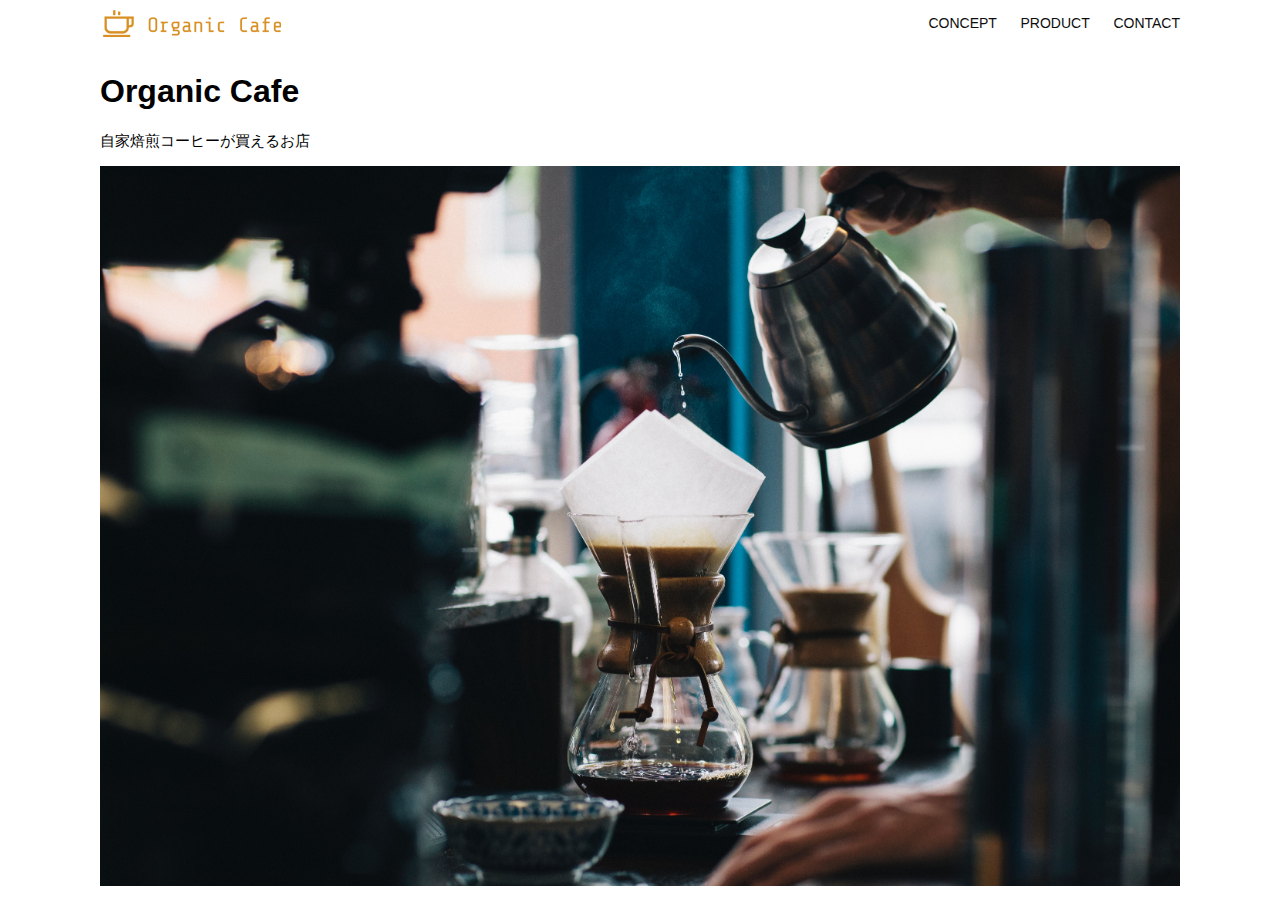
<file: kadai_013/index.html>
<!DOCTYPE html>
<html>
  <head>
    <title>Organic Cafe</title>
    <meta charset="UTF-8" />
    <meta
      name="description"
      content="自家焙煎のコーヒーがお家で楽しめるOrganic Cafe"
    />
    <meta name="viewport" content="width=device-width, initial-scale=1.0" />
    <link rel="stylesheet" href="style.css" />
  </head>
  <body>
    <!-- ヘッダー -->
    <header>
      <!-- ロゴ -->
      <a href="index.html" id="logo"
        ><img src="images/logo.png" alt="トップページに戻る"
      /></a>

      <!-- PC用ナビゲーション -->
      <nav id="nav-pc">
        <a href="index.html#concept">CONCEPT</a>
        <a href="index.html#product">PRODUCT</a>
        <a href="index.html#contact">CONTACT</a>
      </nav>

      <!-- スマホ用メニューボタン -->
      <img id="menu-sp" src="images/button-menu.png" alt="ナビゲーションを開く"
        onclick="document.getElementById('nav-sp').style.display = 'block'">

      <!-- スマホ用ナビゲーション -->
      <nav id="nav-sp">
        <img id="close" src="images/button-close.png" alt="ナビゲーションを閉じる"
        onclick="document.getElementById('nav-sp').style.display = 'none'">
        <a id="logo-sp" href="index.html" onclick="document.getElementById('nav-sp').style.display = 'none'">
        <img src="images/logo-sp.png" alt="トップページに戻る"></a>
        <a class="menu" href="index.html#concept"
        onclick="document.getElementById('nav-sp').style.display = 'none'">CONCEPT</a>
        <a class="menu" href="index.html#product"
        onclick="document.getElementById('nav-sp').style.display = 'none'">PRODUCT</a>
        <a class="menu" href="index.html#contact"
        onclick="document.getElementById('nav-sp').style.display = 'none'">CONTACT</a>

    </header>
    <main>
      <article>
        <!-- メインビジュアル -->
        <section id="main-visual">
          <div id="main-message">
            <h1>Organic Cafe</h1>
            <p>自家焙煎コーヒーが買えるお店</p>
          </div>
          <img
            src="images/main-image.jpg"
            alt="コーヒーをハンドドリップで淹れる画像"
          />
        </section>
      </article>
    </main>
  </body>
</html>
</file>
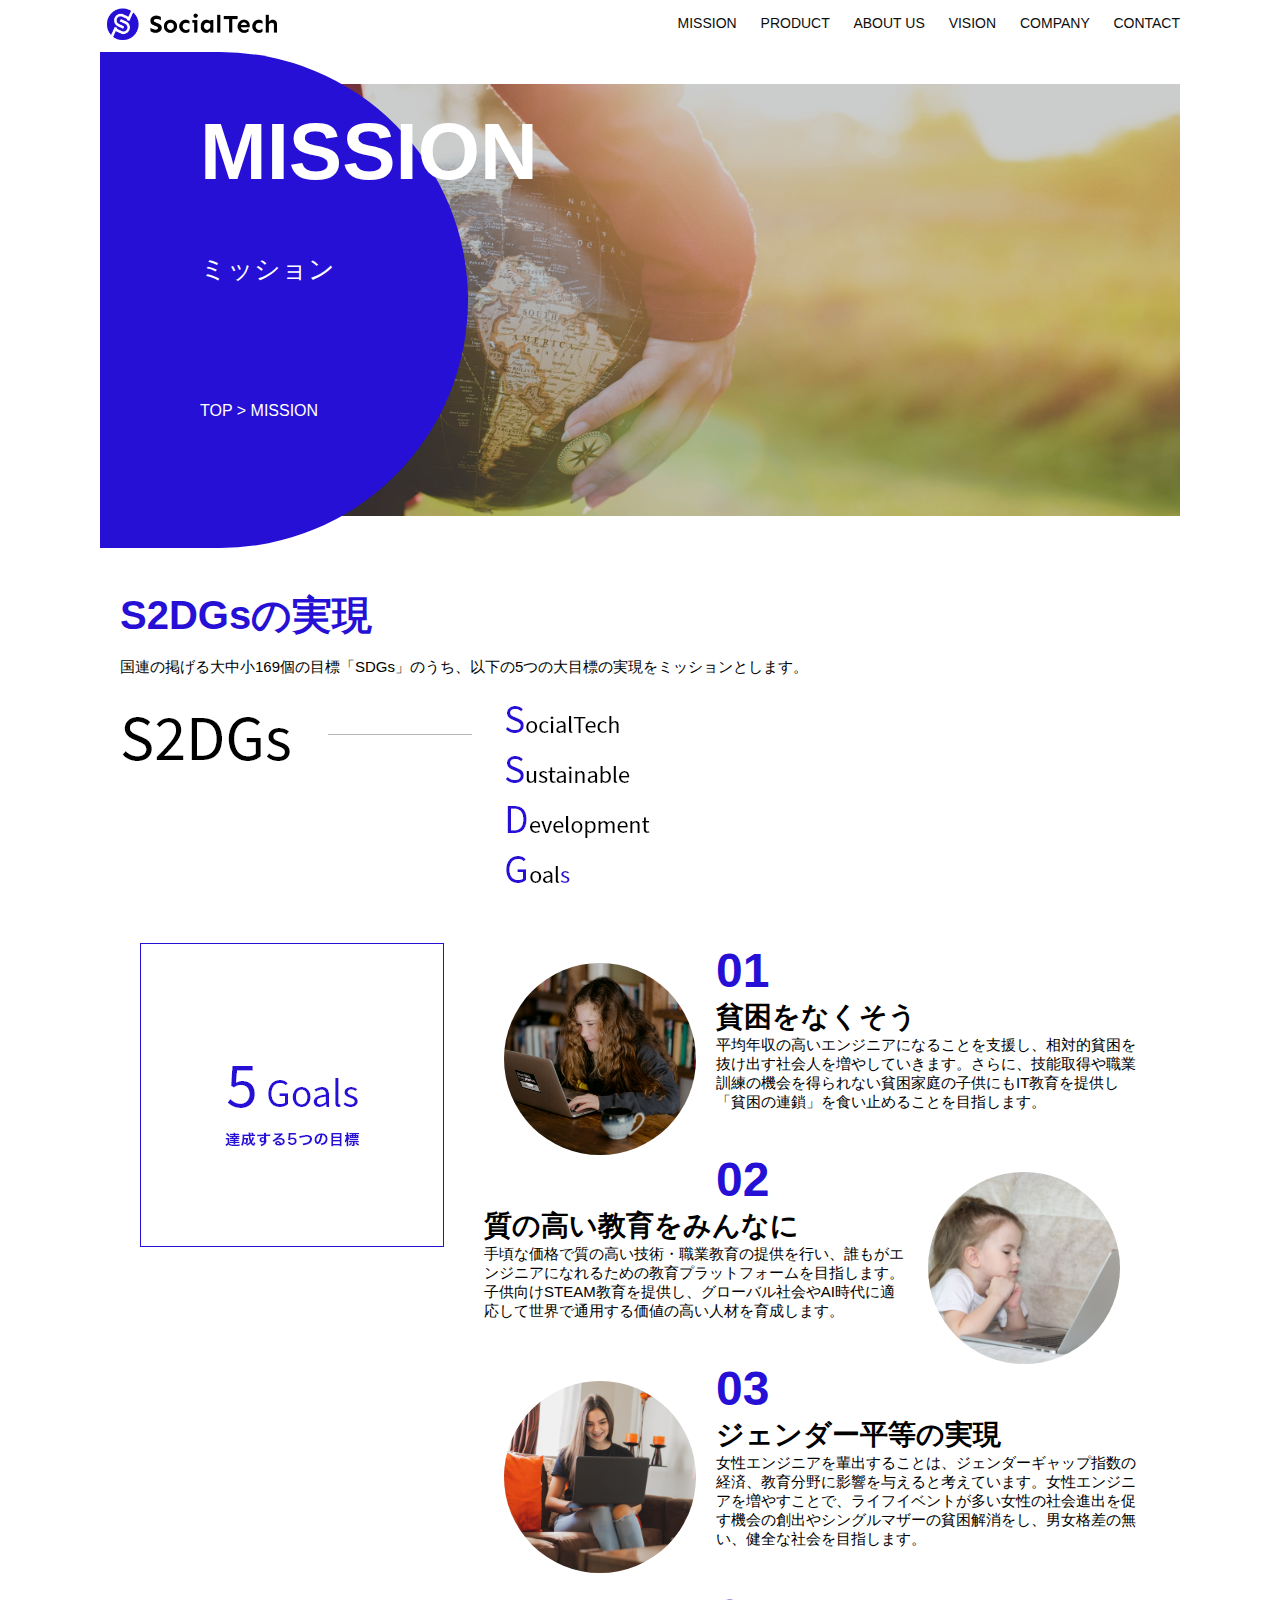
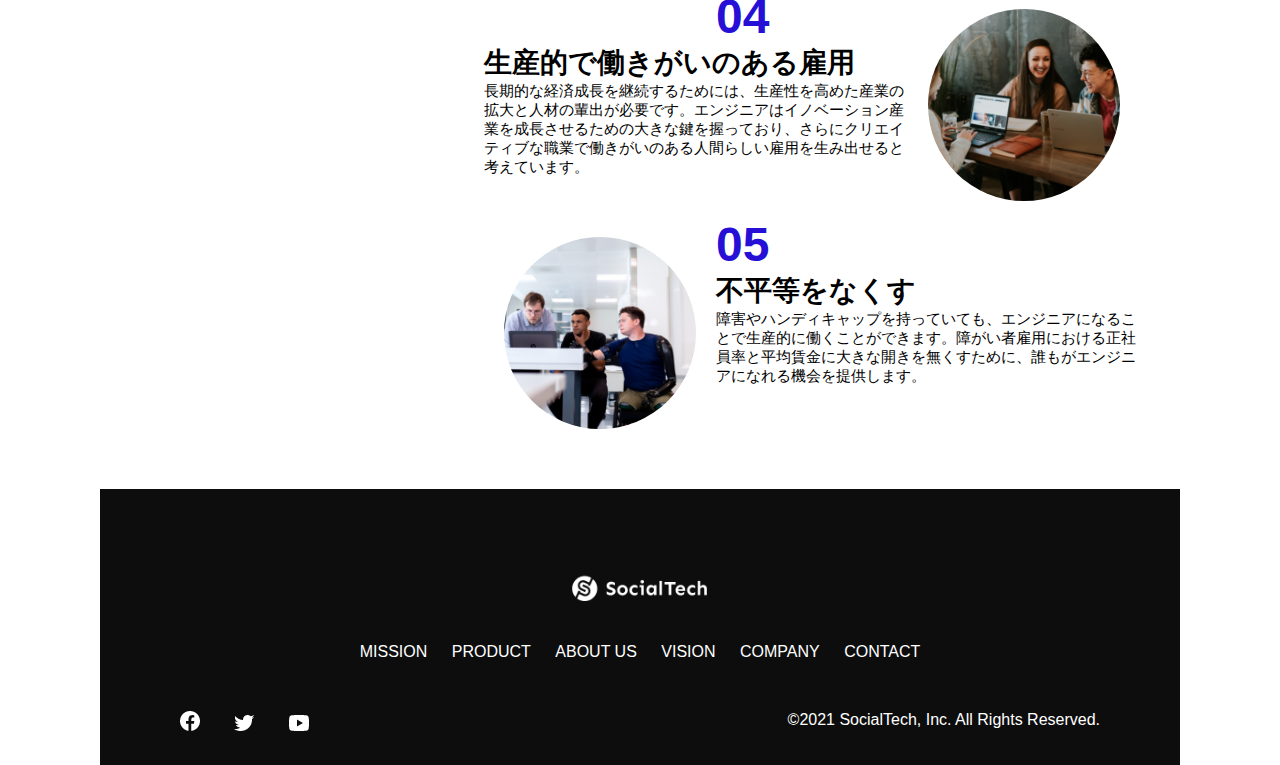
<file: html-css-advanced-demo/mission.html>
<!DOCTYPE html>
<html>

<head>
    <title>SocialTech - MISSON ミッション -</title>
    <meta charset="utf-8">
    <meta name="description" content="SocialTechが目指す5つの目標（S2DGs）を紹介します">
    <meta name="viewport" content="width=device-width, initial-scale=1.0">
    <link rel="stylesheet" href="style.css">
</head>

<body>
    <!-- ヘッダー -->
    <header>
        <!-- ロゴ -->
        <a href="index.html" id="logo"><img src="images/logo.png" alt="トップページに戻る"></a>

        <!-- PC用ナビゲーション -->
        <nav id="nav-pc">
            <a href="mission.html">MISSION</a>
            <a href="product.html">PRODUCT</a>
            <a href="index.html#aboutus">ABOUT US</a>
            <a href="index.html#vision">VISION</a>
            <a href="index.html#company">COMPANY</a>
            <a href="index.html#contact">CONTACT</a>
        </nav>

        <!-- スマホ用メニューボタン -->
        <img id="menu-sp" src="images/button-menu.png" alt="ナビゲーションを開く"
            onclick="document.getElementById('nav-sp').style.display = 'block'">

        <!-- スマホ用ナビゲーション -->
        <nav id="nav-sp">
            <img id="close" src="images/button-close.png" alt="ナビゲーションを閉じる"
                onclick="document.getElementById('nav-sp').style.display = 'none'">
            <a id="logo-sp" href="index.html" onclick="document.getElementById('nav-sp').style.display = 'none'"><img
                    src="images/logo-sp.png" alt="トップページに戻る"></a>
            <a class="menu" href="mission.html"
                onclick="document.getElementById('nav-sp').style.display = 'none'">MISSION</a>
            <a class="menu" href="product.html"
                onclick="document.getElementById('nav-sp').style.display = 'none'">PRODUCT</a>
            <a class="menu" href="index.html#aboutus"
                onclick="document.getElementById('nav-sp').style.display = 'none'">ABOUT US</a>
            <a class="menu" href="index.html#vision"
                onclick="document.getElementById('nav-sp').style.display = 'none'">VISION</a>
            <a class="menu" href="index.html#company"
                onclick="document.getElementById('nav-sp').style.display = 'none'">COMPANY</a>
            <a class="menu" href="index.html#contact"
                onclick="document.getElementById('nav-sp').style.display = 'none'">CONTACT</a>
            <div id="sns">
                <a href="https://www.facebook.com/sejuku2013"><img src="images/button-facebook.png"
                        alt="Facebookのリンク"></a>
                <a href="https://twitter.com/samuraijuku"><img src="images/button-twitter.png" alt="Twitterのリンク"></a>
                <a href="https://www.youtube.com/channel/UCCFOQO5aDK0xXam4cUQXT8g"><img src="images/button-youtube.png"
                        alt="YouTubeのリンク"></a>
            </div>
        </nav>
    </header>
    <main>
        <article>
            <section id="mission-main">
                <div id="mission-title">
                    <h1>MISSION</h1>
                    <span>ミッション</span>
                    <div>TOP > MISSION</div>
                </div>
            </section>
            <section id="mission-s2dgs">
                <h2 class="mission-h2">S2DGsの実現</h2>
                <p>国連の掲げる大中小169個の目標「SDGs」のうち、以下の5つの大目標の実現をミッションとします。</p>
                <img src="images/mission/mission-s2dgs.png" alt="S2DGs">
            </section>
            <section id="mission-5goals">
                <div>
                    <img id="s2dgs-image" src="images/mission/mission-5goals.png" alt="5Goals">
                </div>
                <div>
                    <div>
                        <img class="fivegoals-image-left" src="images/mission/mission-5goals01.png" alt="PCを操作する女の子">
                        <span class="fivegoals-number">01</span>
                        <h3 class="fivegoals-h3">貧困をなくそう</h3>
                        <p class="fivegoals-p">
                            平均年収の高いエンジニアになることを支援し、相対的貧困を抜け出す社会人を増やしていきます。さらに、技能取得や職業訓練の機会を得られない貧困家庭の子供にもIT教育を提供し「貧困の連鎖」を食い止めることを目指します。
                        </p>
                    </div>
                    <div>
                        <img class="fivegoals-image-right" src="images/mission/mission-5goals02.png"
                            alt="PCを見つめる小さい女の子">
                        <span class="fivegoals-number">02</span>
                        <h3 class="fivegoals-h3">質の高い教育をみんなに</h3>
                        <p class="fivegoals-p">
                            手頃な価格で質の高い技術・職業教育の提供を行い、誰もがエンジニアになれるための教育プラットフォームを目指します。子供向けSTEAM教育を提供し、グローバル社会やAI時代に適応して世界で通用する価値の高い人材を育成します。
                        </p>
                    </div>
                    <div>
                        <img class="fivegoals-image-left" src="images/mission/mission-5goals03.png" alt="PCを操作する女性">

                        <span class="fivegoals-number">03</span>
                        <h3 class="fivegoals-h3">ジェンダー平等の実現</h3>
                        <p class="fivegoals-p">
                            女性エンジニアを輩出することは、ジェンダーギャップ指数の経済、教育分野に影響を与えると考えています。女性エンジニアを増やすことで、ライフイベントが多い女性の社会進出を促す機会の創出やシングルマザーの貧困解消をし、男女格差の無い、健全な社会を目指します。
                        </p>
                    </div>
                    <div>
                        <img class="fivegoals-image-right" src="images/mission/mission-5goals04.png" alt="笑顔で話し合う3人の男女">
                        <span class="fivegoals-number">04</span>
                        <h3 class="fivegoals-h3">生産的で働きがいのある雇用</h3>
                        <p class="fivegoals-p">
                            長期的な経済成長を継続するためには、生産性を高めた産業の拡大と人材の輩出が必要です。エンジニアはイノベーション産業を成長させるための大きな鍵を握っており、さらにクリエイティブな職業で働きがいのある人間らしい雇用を生み出せると考えています。
                        </p>
                    </div>
                    <div>
                        <img class="fivegoals-image-left" src="images/mission/mission-5goals05.png"
                            alt="障害を持つ男性が生き生きと働く様子">
                        <span class="fivegoals-number">05</span>
                        <h3 class="fivegoals-h3">不平等をなくす</h3>
                        <p class="fivegoals-p">
                            障害やハンディキャップを持っていても、エンジニアになることで生産的に働くことができます。障がい者雇用における正社員率と平均賃金に大きな開きを無くすために、誰もがエンジニアになれる機会を提供します。
                        </p>
                    </div>
                </div>
            </section>
        </article>
        <footer>
            <div id="footer-logo">
                <img src="images/logo-sp.png" alt="SocialTech">
            </div>
            <div id="footer-link">
                <a href="mission.html">MISSION</a>
                <a href="product.html">PRODUCT</a>
                <a href="index.html#aboutus">ABOUT US</a>
                <a href="index.html#vision">VISION</a>
                <a href="index.html#company">COMPANY</a>
                <a href="index.html#contact">CONTACT</a>
            </div>
            <div id="sns-footer">
                <a href="https://www.facebook.com/sejuku2013"><img src="images/button-facebook.png"
                        alt="Facebookのリンク"></a>
                <a href="https://twitter.com/samuraijuku"><img src="images/button-twitter.png" alt="Twitterのリンク"></a>
                <a href="https://www.youtube.com/channel/UCCFOQO5aDK0xXam4cUQXT8g"><img src="images/button-youtube.png"
                        alt="YouTubeのリンク"></a>
                <span id="copyright">&copy;2021 SocialTech, Inc. All Rights Reserved. </span>
            </div>
        </footer>
    </main>
</body>

</html>
</file>
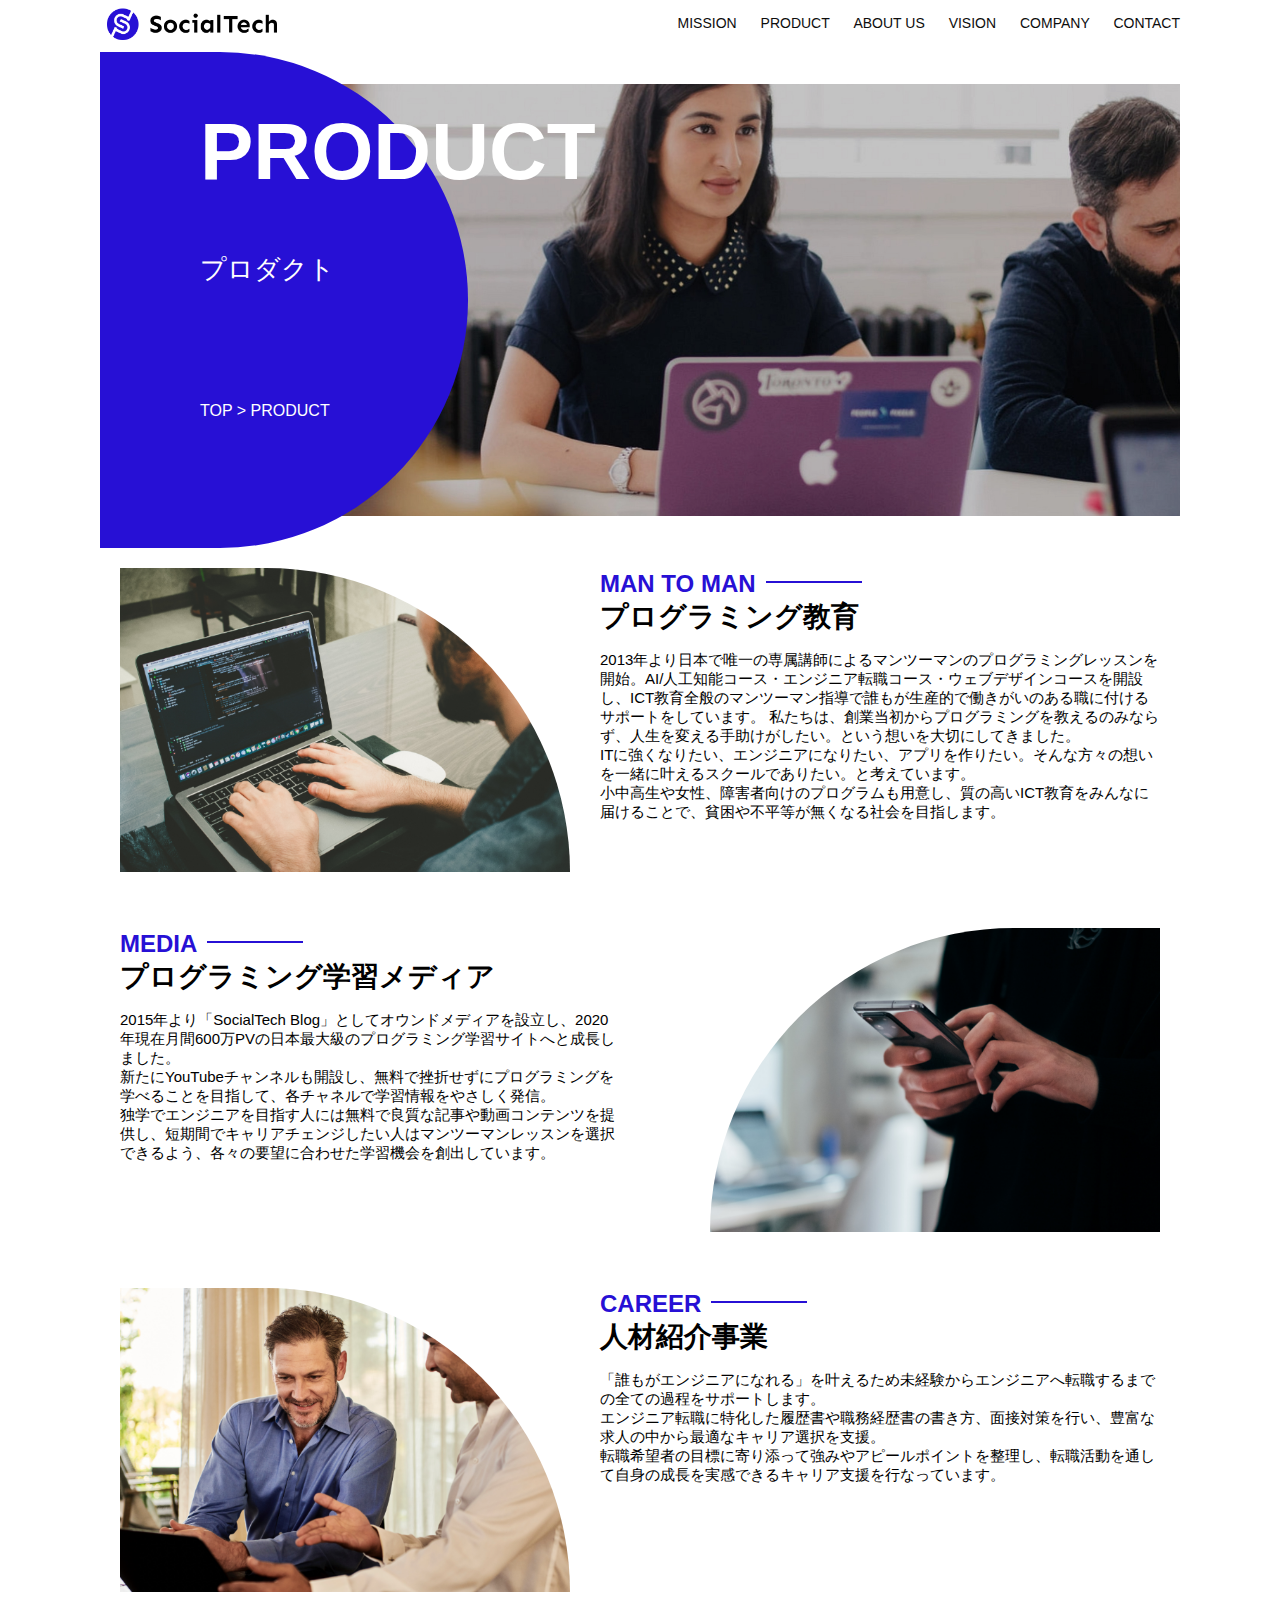
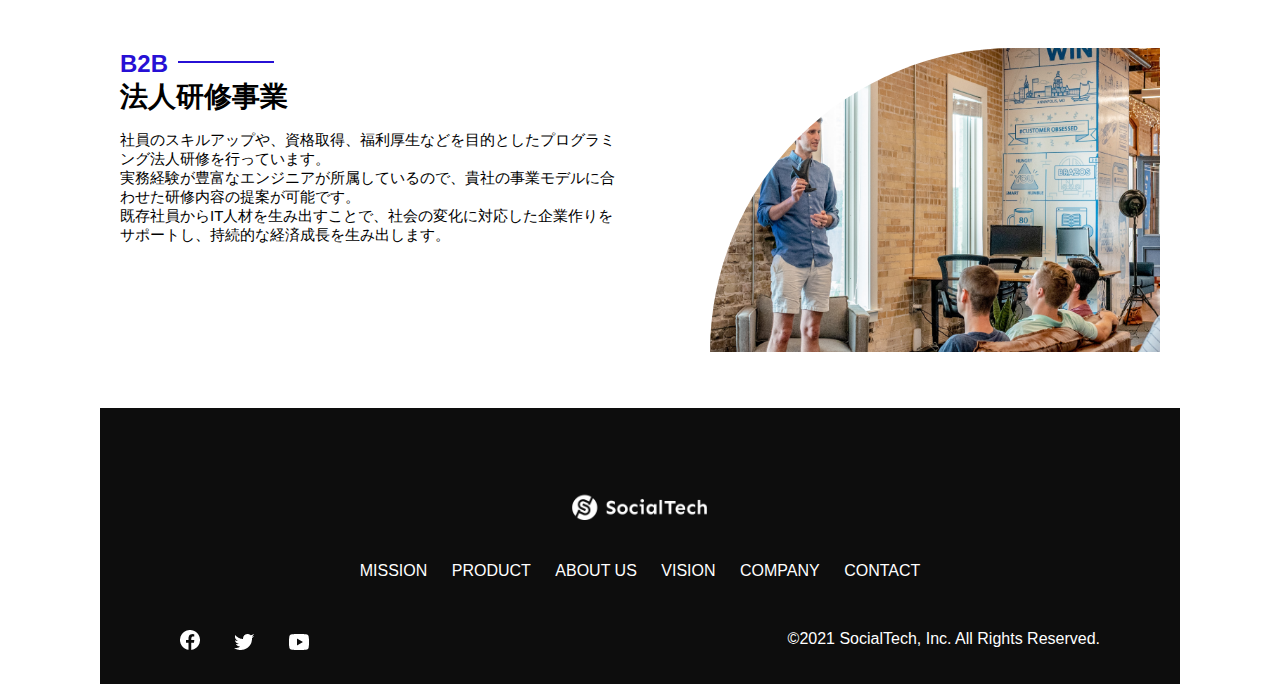
<file: html-css-advanced-demo/product.html>
<!DOCTYPE html>
<html>

<head>
    <title>SocialTech -PRODUCT プロダクト- </title>
    <meta charset="utf-8">
    <meta name="description" content="SocialTechの4つのプロダクトを紹介します">
    <meta name="viewport" content="width=device-width, initial-scale=1.0">
    <link rel="stylesheet" href="style.css">
</head>

<body>
    <!-- ヘッダー -->
    <header>
        <!-- ロゴ -->
        <a href="index.html" id="logo"><img src="images/logo.png" alt="トップページに戻る"></a>

        <!-- PC用ナビゲーション -->
        <nav id="nav-pc">
            <a href="mission.html">MISSION</a>
            <a href="product.html">PRODUCT</a>
            <a href="index.html#aboutus">ABOUT US</a>
            <a href="index.html#vision">VISION</a>
            <a href="index.html#company">COMPANY</a>
            <a href="index.html#contact">CONTACT</a>
        </nav>

        <!-- スマホ用メニューボタン -->
        <img id="menu-sp" src="images/button-menu.png" alt="ナビゲーションを開く"
            onclick="document.getElementById('nav-sp').style.display = 'block'">

        <!-- スマホ用ナビゲーション -->
        <nav id="nav-sp">
            <img id="close" src="images/button-close.png" alt="ナビゲーションを閉じる"
                onclick="document.getElementById('nav-sp').style.display = 'none'">
            <a id="logo-sp" href="index.html" onclick="document.getElementById('nav-sp').style.display = 'none'"><img
                    src="images/logo-sp.png" alt="トップページに戻る"></a>
            <a class="menu" href="mission.html"
                onclick="document.getElementById('nav-sp').style.display = 'none'">MISSION</a>
            <a class="menu" href="product.html"
                onclick="document.getElementById('nav-sp').style.display = 'none'">PRODUCT</a>
            <a class="menu" href="index.html#aboutus"
                onclick="document.getElementById('nav-sp').style.display = 'none'">ABOUT US</a>
            <a class="menu" href="index.html#vision"
                onclick="document.getElementById('nav-sp').style.display = 'none'">VISION</a>
            <a class="menu" href="index.html#company"
                onclick="document.getElementById('nav-sp').style.display = 'none'">COMPANY</a>
            <a class="menu" href="index.html#contact"
                onclick="document.getElementById('nav-sp').style.display = 'none'">CONTACT</a>
            <div id="sns">
                <a href="https://www.facebook.com/sejuku2013"><img src="images/button-facebook.png"
                        alt="Facebookのリンク"></a>
                <a href="https://twitter.com/samuraijuku"><img src="images/button-twitter.png" alt="Twitterのリンク"></a>
                <a href="https://www.youtube.com/channel/UCCFOQO5aDK0xXam4cUQXT8g"><img src="images/button-youtube.png"
                        alt="YouTubeのリンク"></a>
            </div>
        </nav>
    </header>
    <main>
        <article>
            <section id="product-main">
                <div id="product-title">
                    <h1>PRODUCT</h1>
                    <span>プロダクト</span>
                    <div>TOP > PRODUCT</div>
                </div>
            </section>
            <section class="product-section1">
                <img src="images/product/product-mantoman.png" alt="PCでコードを書く男性">
                <div>
                    <h2 class="product-h2">MAN TO MAN</h2>
                    <h3 class="product-h3">プログラミング教育</h3>
                    <p>2013年より日本で唯一の専属講師によるマンツーマンのプログラミングレッスンを開始。AI/人工知能コース・エンジニア転職コース・ウェブデザインコースを開設し、ICT教育全般のマンツーマン指導で誰もが生産的で働きがいのある職に付けるサポートをしています。
                        私たちは、創業当初からプログラミングを教えるのみならず、人生を変える手助けがしたい。という想いを大切にしてきました。<br>ITに強くなりたい、エンジニアになりたい、アプリを作りたい。そんな方々の想いを一緒に叶えるスクールでありたい。と考えています。<br>小中高生や女性、障害者向けのプログラムも用意し、質の高いICT教育をみんなに届けることで、貧困や不平等が無くなる社会を目指します。
                    </p>
                </div>
            </section>
            <section class="product-section2">
                <div>
                    <h2 class="product-h2">MEDIA</h2>
                    <h3 class="product-h3">プログラミング学習メディア</h3>
                    <p>2015年より「SocialTech
                        Blog」としてオウンドメディアを設立し、2020年現在月間600万PVの日本最大級のプログラミング学習サイトへと成長しました。<br>新たにYouTubeチャンネルも開設し、無料で挫折せずにプログラミングを学べることを目指して、各チャネルで学習情報をやさしく発信。<br>独学でエンジニアを目指す人には無料で良質な記事や動画コンテンツを提供し、短期間でキャリアチェンジしたい人はマンツーマンレッスンを選択できるよう、各々の要望に合わせた学習機会を創出しています。
                    </p>
                </div>
                <img src="images/product/product-media.png" alt="スマートフォンを操作する人">
            </section>
            <section class="product-section1">
                <img src="images/product/product-career.png" alt="笑顔で話し合う2人の男性">
                <div>
                    <h2 class="product-h2">CAREER</h2>
                    <h3 class="product-h3">人材紹介事業</h3>
                    <p>「誰もがエンジニアになれる」を叶えるため未経験からエンジニアへ転職するまでの全ての過程をサポートします。<br>エンジニア転職に特化した履歴書や職務経歴書の書き方、面接対策を行い、豊富な求人の中から最適なキャリア選択を支援。<br>転職希望者の目標に寄り添って強みやアピールポイントを整理し、転職活動を通して自身の成長を実感できるキャリア支援を行なっています。<br>
                    </p>
                </div>
            </section>
            <section class="product-section2">
                <div>
                    <h2 class="product-h2">B2B</h2>
                    <h3 class="product-h3">法人研修事業</h3>
                    <p>社員のスキルアップや、資格取得、福利厚生などを目的としたプログラミング法人研修を行っています。<br>実務経験が豊富なエンジニアが所属しているので、貴社の事業モデルに合わせた研修内容の提案が可能です。<br>既存社員からIT人材を生み出すことで、社会の変化に対応した企業作りをサポートし、持続的な経済成長を生み出します。
                    </p>
                </div>
                <img src="images/product/product-b2b.png" alt="講演中の男性とそれを聴く人々">
            </section>
        </article>
        <footer>
            <div id="footer-logo">
                <img src="images/logo-sp.png" alt="SocialTech">
            </div>
            <div id="footer-link">
                <a href="mission.html">MISSION</a>
                <a href="product.html">PRODUCT</a>
                <a href="index.html#aboutus">ABOUT US</a>
                <a href="index.html#vision">VISION</a>
                <a href="index.html#company">COMPANY</a>
                <a href="index.html#contact">CONTACT</a>
            </div>
            <div id="sns-footer">
                <a href="https://www.facebook.com/sejuku2013"><img src="images/button-facebook.png"
                        alt="Facebookのリンク"></a>
                <a href="https://twitter.com/samuraijuku"><img src="images/button-twitter.png" alt="Twitterのリンク"></a>
                <a href="https://www.youtube.com/channel/UCCFOQO5aDK0xXam4cUQXT8g"><img src="images/button-youtube.png"
                        alt="YouTubeのリンク"></a>
                <span id="copyright">&copy;2021 SocialTech, Inc. All Rights Reserved. </span>
            </div>
        </footer>
    </main>
</body>

</html>
</file>
<file: kadai_013/style.css>
/* PC、スマホ共通スタイル */
body {
  font-family: "Source Sans Pro", "Hiragino Kaku Gothic ProN", Meiryo, Arial,
    sans-serif;
}

p {
  font-size: 15px;
}

#main-visual>img {
  width: 100%;
}

/*================
PC用のスタイル 
=================*/
@media screen and (min-width: 768px) {
  /* 横幅設定 */
  body {
    max-width: 1080px;
    min-width: 960px;
    margin: 0 auto 0 auto;
  }

  /* ヘッダー */
  header {
    display: flex;
    justify-content: space-between;
  }

  /* ナビゲーションのレイアウト */
  #nav-pc {
    text-align: right;
    font-size: 14px;
    padding-top: 15px;
  }

  /* ナビゲーションのリンクの装飾設定 */
  #nav-pc>a {
    text-decoration: none;
    margin-left: 20px;
  }

  #nav-pc>a:link {
    color: #0d0d0d;
  }

  #nav-pc>a:visited {
    color: #0d0d0d;
  }

  #nav-pc>a:hover {
    color: #0d0d0d;
    text-decoration: underline;
  }

  #nav-pc>a:active {
    color: #0d0d0d;
  }

  #menu-sp{
    display: none;
  }

  #nav-sp{
    display: none;
  }
}

/*====================
 スマートフォン用のスタイル
=====================*/
@media screen and (max-width: 767px){
  body{
    min-width: 375px;
    margin: 0;
  }

  #nav-pc{
    display: none;
  }

  #menu-sp{
    float: right;
    padding: 0;
  }

  #nav-sp{
    background-color: #ce933e;
    position: absolute;
    left: 0;
    top: 0;
    height: 100%;
    width: 100%;
    display: none;
    z-index: 100;
  }

  #close{
    position: absolute;
    top: 20px;
    right: 20px;
  }

  #logo-sp{
    margin: 80px 0 30px 20px;
  }

  #nav-sp > a{
    display: block;
  }

  #nav-sp > a:link{
    color: #ffffff;
  }

  #nav-sp > a:visited{
    color: #ffffff;
  }

  #nav-sp > a:hover{
    color: #ffffff;
    text-decoration: underline;
  }

  #nav-sp > a:active{
    color: #ffffff;
  }

  #nav-sp > .menu{
    text-decoration: none;
    display: block;
    margin: auto 20px;
    height: 44px;
    font-size: 16px;
    background-image: url(images/arrow.png);
    background-repeat: no-repeat;
    background-position: right top;
  }

  
}
</file>
<file: html-css-advanced-demo/style.css>
/* PC、スマホ共通スタイル */
body {
    font-family: "Source Sans Pro", "Hiragino Kaku Gothic ProN", Meiryo, Arial,
        sans-serif;
}

p {
    font-size: 15px;
}

.arrow-right {
    color: #2710d5;
}

#submit {
    margin-top: 50px;
}

/*================
 PC用のスタイル
=================*/
@media screen and (min-width: 768px) {
    /* 横幅設定 */
    body {
        max-width: 1080px;
        min-width: 900px;
        margin: 0 auto 0 auto;
    }

    /* ヘッダー */
    header {
        display: flex;
        justify-content: space-between;
    }

    /* ナビゲーションのレイアウト */
    #nav-pc {
        font-size: 14px;
        padding-top: 15px;
    }

    /* ナビゲーションのリンクの装飾設定 */
    #nav-pc > a {
        text-decoration: none;
        margin-left: 20px;
    }
    #nav-pc > a:link {
        color: #0d0d0d;
    }
    #nav-pc > a:visited {
        color: #0d0d0d;
    }
    #nav-pc > a:hover {
        color: #0d0d0d;
        text-decoration: underline;
    }
    #nav-pc > a:active {
        color: #0d0d0d;
    }

    /* スマホ用ナビを非表示 */
    #nav-sp,
    #menu-sp {
        display: none;
    }

    /* メインビジュアル*/
    #main-visual {
        position: relative;
        height: 400px;
    }
    #main-message {
        position: absolute;
        top: 0;
        left: 0;
        background-color: #2710d5;
        color: #ffffff;
        border-radius: 0 0 476px 0;
        max-width: 620px;
        height: 100%;
        width: 100%;
        z-index: 11;
    }
    #main-message > h1 {
        font-size: 60px;
        font-weight: bold;
        margin: 100px 0 0 50px;
    }

    #main-message > p {
        font-size: 28px;
        margin: 0 0 0 50px;
    }
    #main-visual > img {
        max-width: 620px;
        border-radius: 476px 0 0 0;
        position: absolute;
        top: 0;
        right: 0;
        z-index: 10;
    }

    /*見出し*/
    h2 {
        margin: 40px 0 0 0;
    }

    h2::after {
        content: url("images/line.png");
        margin-left: 10px;
    }

    h3 {
        font-size: 27px;
    }

    /* ミッション */
    #mission {
        margin: 80px auto 80px auto;
        width: 100%;
    }

    #mission-flex {
        width: 100%;
        display: flex;
    }

    #mission-flex > div {
        width: 50%;
        margin: 20px;
    }

    #mission-photo {
        width: 100%;
    }

    #s2dgs {
        margin-top: 50px;
        width: 100%;
    }

    /* プロダクト */
    #product {
        background-color: #fafafa;
        margin: 80px 0 80px 0;
        padding: 10px 40px 0px 40px;
    }

    /* 外枠 */
    #product > div {
        margin-top: 40px;
        display: flex;
    }

    /* 左のカラム */
    #product-left {
        width: 50%;
        margin-right: 20px;
    }

    /* 右のカラム */
    #product-right {
        width: 50%;
        margin-left: 20px;
        margin-top: 80px;
    }

    /* 写真＋説明の枠 */
    #product-left > div {
        position: relative;
        height: 480px;
        margin-right: 20px;
    }
    #product-right > div {
        position: relative;
        height: 480px;
        margin-left: 20px;
    }

    /* 写真*/
    .product-photo {
        width: 100%;
    }

    /* 説明文の枠 */
    .product-explain {
        background-color: #ffffff;
        position: absolute;
        left: 0;
        top: 280px;
        margin: 0 40px 0 40px;
        padding: 20px;
        box-shadow: 5px 5px 10px rgba(0, 0, 0, 0.05);
    }

    /* 説明文の英語 */
    .product-explain > span {
        color: #2710d5;
        font-weight: bold;
        font-size: 16px;
        margin: 0px;
    }

    /* 説明文の見出し */
    .product-explain > h3 {
        font-size: 20px;
        margin: 5px 0 5px 0;
    }

    /* 説明文 */
    .product-explain > p {
        font-size: 14px;
        margin: 0;
    }

    /* もっと見るボタン */
    #product-more {
        margin: 0 auto -42px auto;
    }

    /* ABOUT US */
    #aboutus {
        margin: 80px auto 80px auto;
    }

    /* ３つの組織文化と写真を入れる枠 */
    #aboutus > div {
        display: flex;
    }

    /* 写真 */
    .culture-img {
        width: 100%;
        align-self: flex-start;
    }

    .culture-img2 {
        margin-top: 50px;
        width: 100%;
    }

    /* 3つの組織文化の表 */
    .culture-table {
        margin-right: 50px;
    }

    /* 番号 */
    .culture-num {
        font-size: 80px;
        color: #2710d5;
        margin: 0 20px 0 0;
    }

    /* 組織文化英語 */
    .culture-en {
        color: #2710d5;
        font-weight: bold;
        font-size: 24px;
        display: block;
    }

    /* 組織文化日本語 */
    .culture-jp {
        font-size: 28px;
        font-weight: bold;
    }

    /* 説明文 */
    .culture-description {
        margin: 0;
    }

    /* ビジョン */
    #vision {
        margin: 80px auto 80px auto;
    }

    /* セクション内の外枠*/
    #vision > div {
        width: 100%;
        display: flex;
        justify-content: space-between;
        flex-wrap: wrap;
    }

    /*7つの行動指針の枠*/
    .vision-box {
        width: 300px;
        height: 300px;
        margin-bottom: 30px;
        position: relative;
    }

    .vision-box > img {
        width: 100%;
        height: auto;
        position: absolute;
        top: 0;
        left: 0;
        z-index: 30;
    }

    .vision-box > span {
        position: absolute;
        top: 0;
        left: 0;
        z-index: 31;
        margin-right: 20px;
    }

    .vision-box > span > h4 {
        color: #2710d5;
        font-size: 19px;
        margin: 80px 0 0 0;
    }

    .vision-box > span > h4::first-letter {
        font-size: 40px;
    }

    .vision-box > span > h5 {
        font-size: 20px;
        margin: 0 0 0 0;
    }

    .vision-box > span > p {
        margin: 10px 0 0 0;
    }

    /*会社概要*/
    #company {
        margin: 80px auto 80px auto;
    }

    #company-table {
        width: 100%;
    }

    .tableheader {
        text-align: left;
        padding: 20px;
        border-bottom-color: #2710d5;
        border-bottom-width: 1px;
        border-bottom-style: solid;
        width: 100px;
    }

    .tableheader-first {
        text-align: left;
        padding: 20px;
        border-bottom-color: #2710d5;
        border-bottom-width: 1px;
        border-bottom-style: solid;
        border-top-color: #2710d5;
        border-top-width: 1px;
        border-top-style: solid;
        width: 100px;
    }

    .cell {
        padding: 30px;
        border-bottom-color: #ececec;
        border-bottom-width: 1px;
        border-bottom-style: solid;
    }
    .cell-first {
        padding: 30px;
        border-bottom-color: #ececec;
        border-bottom-width: 1px;
        border-bottom-style: solid;
        border-top-color: #ececec;
        border-top-width: 1px;
        border-top-style: solid;
    }

    #company > iframe {
        width: 100%;
        height: 368px;
        margin-top: 40px;
    }

    /* お問い合わせ */
    #contact {
        margin: 80px auto 80px auto;
    }

    /* 外枠 */
    #contact > form > div {
        display: flex;
        flex-direction: row;
        flex-wrap: wrap;
        padding-bottom: 30px;
    }

    /* 左列　見出し */
    .contact-heading {
        width: 240px;
        align-self: center;
    }
    /* 見出しのラベル */
    .contact-label {
        font-weight: bold;
    }
    /* 必須 */
    .contact-span {
        color: #ce2222;
        margin: 0 0 0 20px;
        font-weight: bold;
    }
    /* テキストボックス */
    .contact-textbox {
        border-top: 0px;
        border-left: 0px;
        border-right: 0px;
        border-bottom-width: 1px;
        border-bottom-color: #707070;
        border-style: solid;
        background-color: #fafafa;
        height: 56px;
        width: 400px;
    }

    /* お問い合わせ内容のテキストエリア */
    .contact-textarea {
        border-top: 0px;
        border-left: 0px;
        border-right: 0px;
        border-bottom-width: 1px;
        border-bottom-color: #707070;
        background-color: #fafafa;
        width: 400px;
        height: 200px;
    }

    /* 個人情報の取り扱い */
    details {
        width: 700px;
    }
    details > div {
        background-color: #fafafa;
        padding: 20px;
    }

    details > div > span {
        font-weight: bold;
    }

    /* フッター */
    footer {
        background-color: #0d0d0d;
        text-align: center;
        padding: 80px 80px 30px 80px;
    }

    #footer-logo {
        margin-bottom: 30px;
    }

    #footer-link {
        margin-bottom: 50px;
    }
    #footer-link > a {
        text-decoration: none;
        margin: 10px;
    }
    #footer-link > a:link {
        color: #ffffff;
    }
    #footer-link > a:visited {
        color: #ffffff;
    }
    #footer-link > a:hover {
        color: #ffffff;
        text-decoration: underline;
    }
    #footer-link > a:active {
        color: #ffffff;
    }

    #sns-footer {
        text-align: left;
        width: 100%;
    }
    #sns-footer > a {
        margin-right: 30px;
    }

    #copyright {
        color: #ffffff;
        float: right;
    }

    /* mission.html用スタイル */
    /* ミッションのメインビジュアル */
    #mission-main {
        height: 496px;
        width: 100%;
        background-image: url("images/mission/mission-main.png");
        background-repeat: no-repeat;
        background-position-y: center;
    }

    #mission-title {
        background-color: #2710d5;
        width: 368px;
        color: #ffffff;
        height: 496px;
        border-radius: 0 248px 248px 0;
        position: relative;
    }
    #mission-title > h1 {
        position: absolute;
        top: 0;
        left: 100px;
        font-size: 80px;
    }

    #mission-title > span {
        position: absolute;
        top: 200px;
        left: 100px;
        font-size: 26px;
    }

    #mission-title > div {
        position: absolute;
        top: 350px;
        left: 100px;
        font-size: 16px;
    }

    #mission-s2dgs {
        width: 100%;
        margin: 20px;
    }

    .mission-h2 {
        color: #2710d5;
        font-size: 40px;
    }

    .mission-h2::after {
        content: none;
    }

    #mission-5goals {
        margin: 20px;
        display: flex;
    }
    #mission-5goals > div {
        flex-grow: 1;
        padding: 20px;
    }

    #mission-5goals > div > div {
        margin-bottom: 40px;
    }

    .fivegoals-image-right {
        float: right;
        margin: 20px;
    }

    .fivegoals-image-left {
        float: left;
        margin: 20px;
    }

    .fivegoals-number {
        color: #2710d5;
        font-size: 48px;
        font-weight: bold;
        margin: 0;
    }

    .fivegoals-h3 {
        font-size: 28px;
        margin: 0;
    }
    .fivegoals-p {
        margin: 0;
    }

    /* プロダクトページ */
    #product-main {
        height: 496px;
        width: 100%;
        background-image: url("images/product/product-main.png");
        background-repeat: no-repeat;
        background-position-y: center;
    }

    #product-title {
        background-color: #2710d5;
        width: 368px;
        color: #ffffff;
        height: 496px;
        border-radius: 0 248px 248px 0;
        position: relative;
    }
    #product-title > h1 {
        position: absolute;
        top: 0;
        left: 100px;
        font-size: 80px;
    }

    #product-title > span {
        position: absolute;
        top: 200px;
        left: 100px;
        font-size: 26px;
    }

    #product-title > div {
        position: absolute;
        top: 350px;
        left: 100px;
        font-size: 16px;
    }

    /* セクション1 */
    .product-section1 {
        position: relative;
        margin: 20px;
        height: 340px;
    }

    .product-section1 > img {
        position: absolute;
        top: 0;
        left: 0;
        width: 450px;
        margin: 0 40px 30px 0;
        border-radius: 0 432px 0 0;
    }

    .product-section1 > div {
        position: absolute;
        top: 0;
        left: 480px;
    }

    /*セクション２*/

    .product-section2 {
        position: relative;
        margin: 20px;
        height: 340px;
    }

    .product-section2 > img {
        position: absolute;
        top: 0;
        right: 0;
        width: 450px;
        margin: 0 0 30px 40px;
        border-radius: 432px 0 0 0;
    }

    .product-section2 > div {
        width: 500px;
        position: absolute;
        top: 0;
        left: 0;
    }

    .product-h2 {
        color: #2710d5;
        font-size: 24px;
        margin: 0;
    }

    .product-h3 {
        font-size: 28px;
        margin: 0;
    }
}

/*====================
 スマートフォン用のスタイル
=====================*/
@media screen and (max-width: 767px) {
    body {
        min-width: 375px;
        margin: 0;
    }

    /* PC用ナビゲーション非表示 */
    #nav-pc {
        display: none;
    }

    /* ハンバーガーメニュー */
    #menu-sp {
        float: right;
        padding: 0;
    }

    /* スマホ用ナビゲーションの表示切替*/
    /* 初期状態、レイアウトと非表示設定 */
    #nav-sp {
        background-color: #2710d5;
        position: absolute;
        left: 0;
        top: 0;
        height: 100%;
        width: 100%;
        display: none;
        z-index: 100;
    }

    /* ×ボタン */
    #close {
        position: absolute;
        top: 20px;
        right: 20px;
    }

    /* ナビゲーションメニュー用ロゴ */
    #logo-sp {
        margin: 80px 0 30px 20px;
    }

    /* ナビゲーションのリンクの装飾設定 */
    #nav-sp > a {
        display: block;
    }

    #nav-sp > a:link {
        color: #ffffff;
    }
    #nav-sp > a:visited {
        color: #ffffff;
    }
    #nav-sp > a:hover {
        color: #ffffff;
        text-decoration: underline;
    }
    #nav-sp > a:active {
        color: #ffffff;
    }

    #nav-sp > .menu {
        text-decoration: none;
        display: block;
        margin: 0 20px 0 20px;
        height: 44px;
        font-size: 16px;
        background-image: url("images/arrow.png");
        background-repeat: no-repeat;
        background-position: right top;
    }

    #sns {
        position: absolute;
        bottom: 20px;
        left: 20px;
    }
    #sns > a {
        margin-right: 30px;
    }

    /* メインビジュアル */
    #main-visual {
        position: relative;
        height: 470px;
        width: 100%;
        overflow: hidden;
    }
    #main-visual > div {
        position: absolute;
        top: 0;
        left: 0;
        background-color: #2710d5;
        color: white;
        border-radius: 0 0 476px 0;
        text-align: center;
        height: 280px;
        width: 100%;
        z-index: 11;
    }
    #main-visual > div > h1 {
        font-size: 28px;
        margin: 90px 0 0 0;
    }

    #main-visual > div > p {
        margin: 0;
    }

    #main-visual > img {
        width: 100%;
        border-radius: 476px 0 0 0;

        z-index: 10;
        position: absolute;
        bottom: 0;
        right: 0;
    }

    /*見出し*/
    h2::after {
        content: url("images/line.png");
        margin-left: 10px;
    }

    h3 {
        font-size: 24px;
        margin: 10px 0 0 0;
    }

    /* ミッション */
    #mission {
        margin: 20px;
    }

    #mission-photo {
        width: 100%;
    }

    #s2dgs {
        width: 100%;
    }

    /* プロダクト */
    #product {
        background-color: #fafafa;
        padding-top: 10px;
    }

    #product h2 {
        margin-left: 20px;
    }
    /* 外枠 */
    /* 左右のカラム　スマホでは縦並び */
    #product-left,
    #product-right {
        margin-right: 20px;
        margin-left: 20px;
    }

    /* 写真＋説明の枠 */
    #product-left > div,
    #product-right > div {
        position: relative;
        height: 540px;
    }

    /* 説明文の枠 */
    .product-explain {
        background-color: #ffffff;
        position: absolute;
        left: 0;
        bottom: 50px;
        padding: 20px;
        box-shadow: 5px 5px 10px rgba(0, 0, 0, 0.05);
    }

    .product-explain > span {
        color: #2710d5;
        font-weight: bold;
        font-size: 16px;
        margin: 0px;
    }

    .product-explain > h3 {
        margin: 10px 0 10px 0;
    }

    /* 写真*/
    .product-photo {
        width: 100%;
    }

    #product-more > img {
        margin: 0 0 -42px 20px;
    }

    /* ABOUT US */
    #aboutus {
        margin: 80px 20px 80px 20px;
    }

    #aboutus > div {
        display: flex;
        flex-direction: column;
    }

    .culture-table {
        width: 100%;
        padding-right: 20px;
        order: 2;
    }

    .culture-img {
        width: 100%;
        order: 1;
    }

    .culture-img2 {
        width: 100%;
    }
    .culture-num {
        font-size: 80px;
        color: #2710d5;
    }

    .culture-en {
        color: #2710d5;
        font-weight: bold;
        font-size: 24px;
        display: block;
    }

    .culture-jp {
        display: block;
    }

    .culture-description {
        margin: 0;
    }

    /* ビジョン */
    #vision {
        margin: 80px 20px 80px 20px;
    }

    .vision-box {
        width: 300px;
        height: 300px;
        margin-bottom: 30px;
        position: relative;
    }

    .vision-box > img {
        width: 100%;
        height: auto;
        position: absolute;
        top: 0;
        left: 0;
        z-index: 30;
    }

    .vision-box > span {
        position: absolute;
        top: 0;
        left: 0;
        z-index: 31;
        margin-right: 20px;
    }

    .vision-box > span > h4 {
        color: #2710d5;
        font-size: 19px;
        margin: 60px 0 0 0;
    }

    .vision-box > span > h5 {
        font-size: 20px;
        margin: 0 0 0 0;
    }
    .vision-box > span > p {
        margin: 10px 0 0 0;
    }

    /*会社概要*/
    #company {
        margin: 0 20px 0 20px;
    }

    #company > h3 {
        margin-bottom: 20px;
    }

    #company-table {
        width: 100%;
    }

    .tableheader-first {
        text-align: left;
        padding: 20px;
        border-bottom-color: #2710d5;
        border-bottom-width: 1px;
        border-bottom-style: solid;
        border-top-color: #2710d5;
        border-top-width: 1px;
        border-top-style: solid;
        width: 50px;
    }
    .tableheader {
        text-align: left;
        padding: 20px;
        border-bottom-color: #2710d5;
        border-bottom-width: 1px;
        border-bottom-style: solid;
        width: 50px;
    }

    .cell-first {
        padding: 20px;
        border-bottom-color: #ececec;
        border-bottom-width: 1px;
        border-bottom-style: solid;
        border-top-color: #ececec;
        border-top-width: 1px;
        border-top-style: solid;
    }
    .cell {
        padding: 20px;
        border-bottom-color: #ececec;
        border-bottom-width: 1px;
        border-bottom-style: solid;
    }

    #company > iframe {
        width: 100%;
        height: 240px;
        margin: 40px 0 0 0;
    }

    /* お問い合わせ */
    #contact {
        margin: 80px 20px 80px 20px;
    }

    #contact > h3 {
        margin-bottom: 20px;
    }

    #contact > form > div {
        margin-bottom: 20px;
    }

    .contact-heading {
        margin-bottom: 20px;
    }

    /* ラベル */
    .contact-label {
        font-weight: bold;
    }

    /* 必須 */
    .contact-span {
        color: #ce2222;
        margin: 0 0 0 20px;
        font-weight: bold;
    }

    .contact-textbox {
        height: 56px;
        border-top: 0px;
        border-left: 0px;
        border-right: 0px;
        background-color: #fafafa;
        border-bottom-width: 1px;
        border-bottom-color: #707070;
        border-style: solid;
        min-width: 300px;
        width: 100%;
    }

    .contact-textarea {
        height: 150px;
        border-top: 0px;
        border-left: 0px;
        border-right: 0px;
        background-color: #fafafa;
        width: 100%;
    }

    .radiobutton {
        margin-bottom: 20px;
    }

    /* .radiobutton + label::after {
        content: "\A";
        white-space: pre;
    } */

    /* フッター */
    footer {
        background-color: #0d0d0d;
        padding: 30px 20px 50px 20px;
    }

    #footer-logo {
        margin-bottom: 30px;
    }

    #footer-link {
        margin-bottom: 50px;
    }
    #footer-link > a {
        text-decoration: none;
        margin: 0 20px 30px 0;
        display: block;

        background-image: url("images/arrow.png");
        background-repeat: no-repeat;
        background-position: right top;
    }
    #footer-link > a:link {
        color: #ffffff;
    }
    #footer-link > a:visited {
        color: #ffffff;
    }
    #footer-link > a:hover {
        color: #ffffff;
        text-decoration: underline;
    }
    #footer-link > a:active {
        color: #ffffff;
    }

    #sns-footer > a {
        margin-right: 30px;
    }
    #copyright {
        font-size: 12px;
        display: block;
        margin-top: 30px;
        color: #ffffff;
    }

    /* mission.html用スタイル */
    /* ミッションのメインビジュアル */
    #mission-main {
        height: 256px;
        width: 100%;
        background-image: url("images/mission/mission-main.png");
        background-repeat: no-repeat;
        background-position-y: center;
        background-size: auto 208px;
    }

    #mission-title {
        background-color: #2710d5;
        width: 136px;
        color: #ffffff;
        height: 256px;
        border-radius: 0 248px 248px 0;
        position: relative;
    }
    #mission-title > h1 {
        position: absolute;
        top: 0;
        left: 20px;
        font-size: 40px;
    }

    #mission-title > span {
        position: absolute;
        top: 110px;
        left: 20px;
        font-size: 18px;
    }

    #mission-title > div {
        position: absolute;
        top: 180px;
        left: 20px;
        font-size: 13px;
    }
    /* ミッションページ　S2DGSの設定 */
    #mission-s2dgs {
        margin: 20px;
    }

    .mission-h2 {
        color: #2710d5;
        font-size: 38px;
        margin: 0px;
    }

    .mission-h2::after {
        content: none;
    }

    #mission-s2dgs > img {
        width: 100%;
    }

    #section-s2dgs > img {
        width: 100%;
    }

    /* ミッションページ　5つのゴールの設定 */
    #mission-5goals {
        margin: 20px;
    }

    #mission-5goals > div > div {
        margin-bottom: 40px;
    }

    #s2dgs-image {
        width: 100%;
    }
    .fivegoals-image-right {
        margin: 20px auto 20px auto;
        display: block;
    }

    .fivegoals-image-left {
        margin: 20px auto 20px auto;
        display: block;
    }

    .fivegoals-number {
        color: #2710d5;
        font-size: 48px;
        margin: 0;
    }

    .fivegoals-h3 {
        font-size: 28px;
        margin: 0;
    }
    .fivegoals-p {
        margin: 0;
    }

    /* プロダクトページ */

    #product-main {
        height: 256px;
        width: 100%;
        background-image: url("images/product/product-main.png");
        background-repeat: no-repeat;
        background-position-y: center;
        background-size: auto 208px;
    }

    #product-title {
        background-color: #2710d5;
        width: 136px;
        color: #ffffff;
        height: 256px;
        border-radius: 0 248px 248px 0;
        position: relative;
    }
    #product-title > h1 {
        position: absolute;
        top: 0;
        left: 20px;
        font-size: 40px;
    }

    #product-title > span {
        position: absolute;
        top: 110px;
        left: 20px;
        font-size: 18px;
    }

    #product-title > div {
        position: absolute;
        top: 180px;
        left: 20px;
        font-size: 13px;
    }

    .product-section1 {
        margin: 20px;
    }

    .product-section1 > img {
        width: 100%;
        border-radius: 0 300px 0 0;
    }

    .product-section1 > div {
    }

    .product-section2 {
        margin: 20px;

        display: flex;
        flex-direction: column;
    }

    .product-section2 > img {
        order: 1;
        width: 100%;
        border-radius: 300px 0 0 0;
    }

    .product-section2 > div {
        order: 2;
    }

    .product-h2 {
        color: #2710d5;
        font-size: 24px;
        /* width: 250px; */
        margin: 0;
    }

    .product-h3 {
        font-size: 28px;
        margin: 0;
    }
}
</file>
